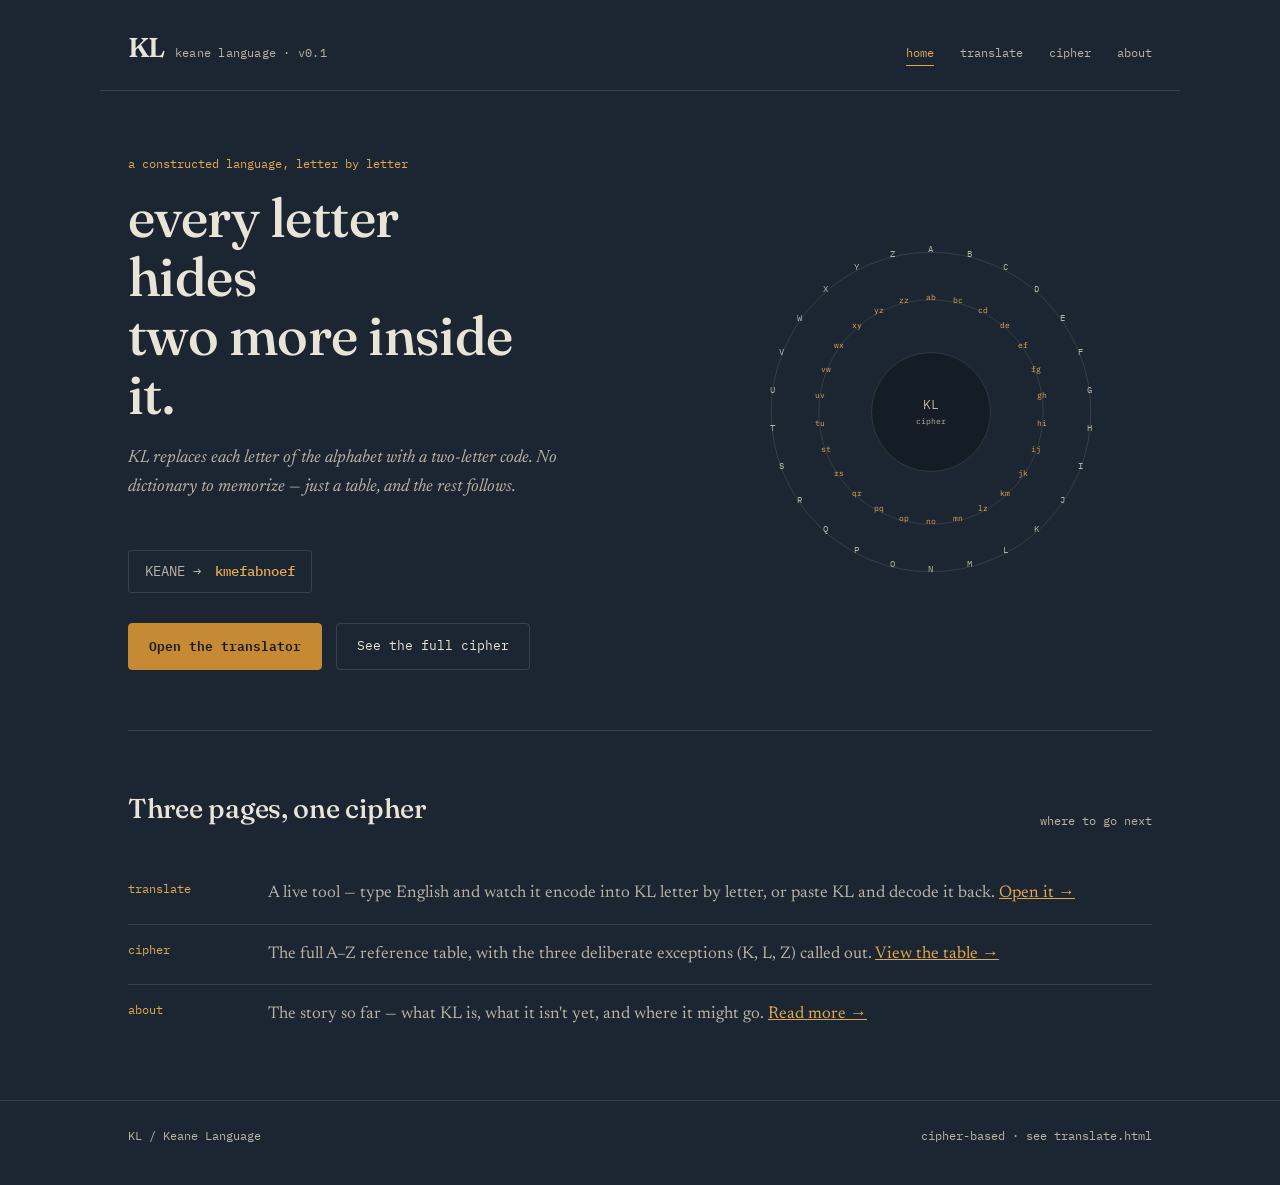
<file: index.html>
<!DOCTYPE html>
<html lang="en">
<head>
<meta charset="UTF-8">
<meta name="viewport" content="width=device-width, initial-scale=1.0">
<meta name="google-site-verification" content="egGU1e1I99E321g18AKGyNzBRKopWG6vO3Ym75qEC8I" /> 
<title>KL — Keane Language</title>
<link rel="preconnect" href="https://fonts.googleapis.com">
<link rel="preconnect" href="https://fonts.gstatic.com" crossorigin>
<link href="https://fonts.googleapis.com/css2?family=Fraunces:opsz,wght@9..144,300;9..144,500;9..144,600&family=Newsreader:ital,wght@0,400;0,500;1,400&family=IBM+Plex+Mono:wght@400;500;600&display=swap" rel="stylesheet">
<link rel="stylesheet" href="style.css">
</head>
<body>

<header>
  <div class="wrap headbar">
    <div class="wordmark">
      <span class="kl">KL</span>
      <span class="sub">keane language · v0.1</span>
    </div>
    <nav>
      <a href="index.html" class="current">home</a>
      <a href="translate.html">translate</a>
      <a href="cipher.html">cipher</a>
      <a href="about.html">about</a>
    </nav>
  </div>
</header>

<div class="wrap">
  <section class="hero no-border">
    <div>
      <span class="kicker">a constructed language, letter by letter</span>
      <h1>every letter hides<br>two more inside it.</h1>
      <p class="lede">KL replaces each letter of the alphabet with a two-letter code. No dictionary to memorize — just a table, and the rest follows.</p>
      <div class="name-example">
        <span>KEANE →</span> <b>kmefabnoef</b>
      </div>
      <div class="cta-row">
        <a class="btn primary" href="translate.html">Open the translator</a>
        <a class="btn" href="cipher.html">See the full cipher</a>
      </div>
    </div>
    <div class="wheel-holder">
      <svg class="wheel" viewBox="0 0 400 400" role="img" aria-label="Cipher wheel showing letters mapped to KL codes">
        <circle class="track" cx="200" cy="200" r="188"/>
        <circle class="track" cx="200" cy="200" r="132"/>
        <circle class="hub" cx="200" cy="200" r="70"/>
        <text x="200" y="196" text-anchor="middle" font-size="15" fill="var(--offwhite)" font-family="Fraunces, serif">KL</text>
        <text x="200" y="214" text-anchor="middle" font-size="9" fill="var(--offwhite-dim)">cipher</text>
        <g class="ring-outer"><g id="outerLetters"></g></g>
        <g id="innerCodes"></g>
      </svg>
    </div>
  </section>

  <section>
    <div class="section-head">
      <h2>Three pages, one cipher</h2>
      <span class="tag">where to go next</span>
    </div>
    <ul class="rule-list">
      <li>
        <div class="label">translate</div>
        <div class="body">A live tool — type English and watch it encode into KL letter by letter, or paste KL and decode it back. <a href="translate.html" style="color:var(--brass-bright);">Open it →</a></div>
      </li>
      <li>
        <div class="label">cipher</div>
        <div class="body">The full A–Z reference table, with the three deliberate exceptions (K, L, Z) called out. <a href="cipher.html" style="color:var(--brass-bright);">View the table →</a></div>
      </li>
      <li>
        <div class="label">about</div>
        <div class="body">The story so far — what KL is, what it isn't yet, and where it might go. <a href="about.html" style="color:var(--brass-bright);">Read more →</a></div>
      </li>
    </ul>
  </section>
</div>

<footer>
  <div class="wrap">
    <span>KL / Keane Language</span>
    <span>cipher-based · see translate.html</span>
  </div>
</footer>

<script src="cipher.js"></script>
<script>
  buildWheel(document.getElementById('outerLetters'), document.getElementById('innerCodes'));
</script>
</body>
</html>
</file>
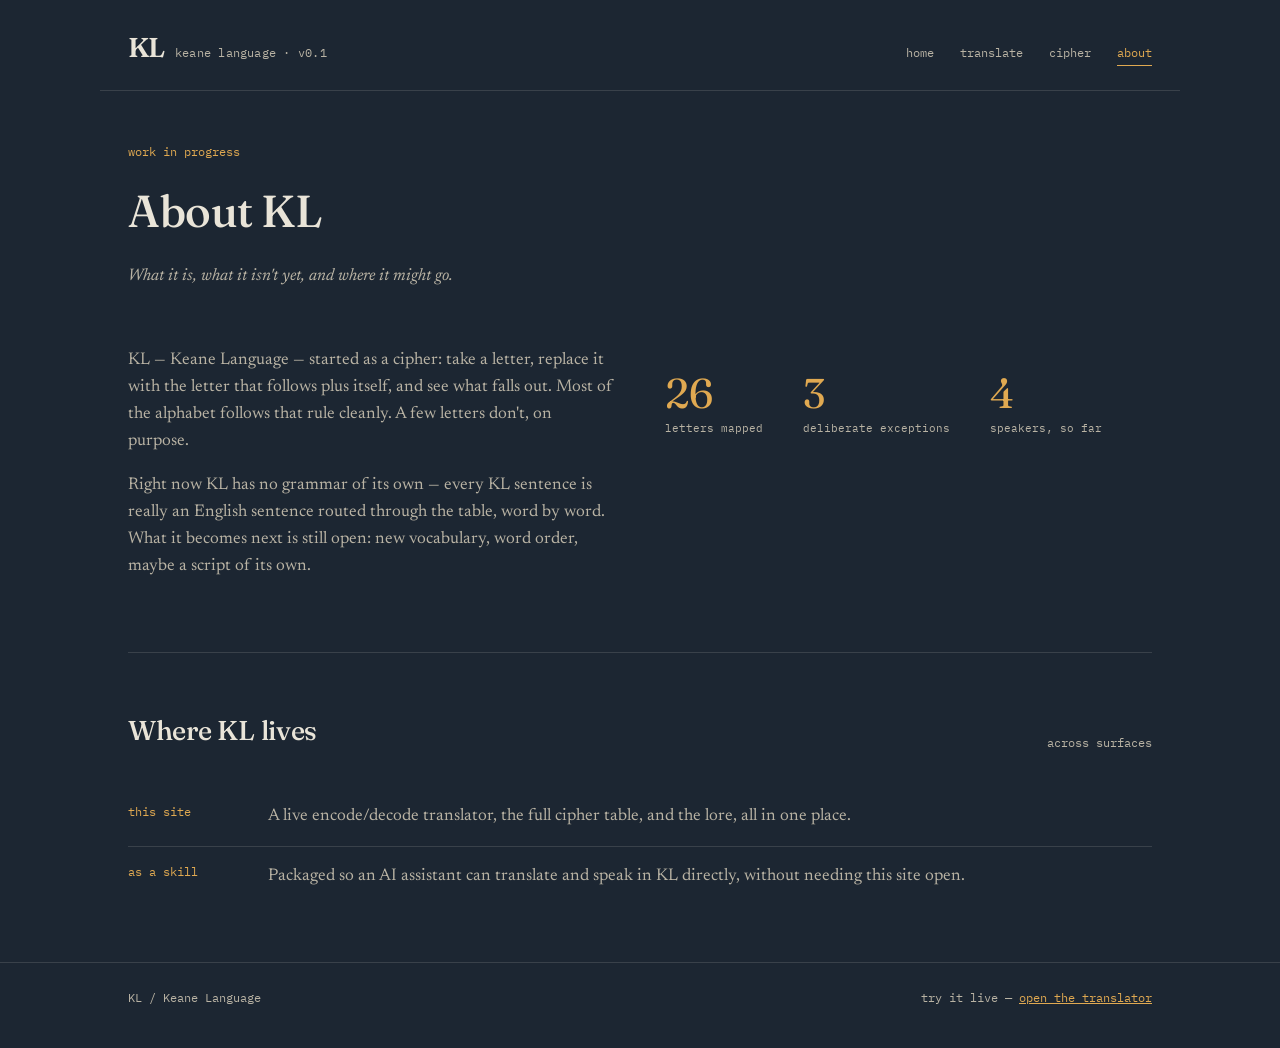
<file: about.html>
<!DOCTYPE html>
<html lang="en">
<head>
<meta charset="UTF-8">
<meta name="viewport" content="width=device-width, initial-scale=1.0">
<title>About — KL</title>
<link rel="preconnect" href="https://fonts.googleapis.com">
<link rel="preconnect" href="https://fonts.gstatic.com" crossorigin>
<link href="https://fonts.googleapis.com/css2?family=Fraunces:opsz,wght@9..144,300;9..144,500;9..144,600&family=Newsreader:ital,wght@0,400;0,500;1,400&family=IBM+Plex+Mono:wght@400;500;600&display=swap" rel="stylesheet">
<link rel="stylesheet" href="style.css">
</head>
<body>

<header>
  <div class="wrap headbar">
    <div class="wordmark">
      <span class="kl">KL</span>
      <span class="sub">keane language · v0.1</span>
    </div>
    <nav>
      <a href="index.html">home</a>
      <a href="translate.html">translate</a>
      <a href="cipher.html">cipher</a>
      <a href="about.html" class="current">about</a>
    </nav>
  </div>
</header>

<div class="wrap">
  <div class="page-head">
    <span class="kicker">work in progress</span>
    <h1>About KL</h1>
    <p class="lede">What it is, what it isn't yet, and where it might go.</p>
  </div>

  <section class="no-border" style="padding-top:0;">
    <div class="about">
      <div>
        <p>KL — Keane Language — started as a cipher: take a letter, replace it with the letter that follows plus itself, and see what falls out. Most of the alphabet follows that rule cleanly. A few letters don't, on purpose.</p>
        <p>Right now KL has no grammar of its own — every KL sentence is really an English sentence routed through the table, word by word. What it becomes next is still open: new vocabulary, word order, maybe a script of its own.</p>
      </div>
      <div>
        <div class="stat-row">
          <div>
            <div class="stat">26</div>
            <div class="stat-label">letters mapped</div>
          </div>
          <div>
            <div class="stat">3</div>
            <div class="stat-label">deliberate exceptions</div>
          </div>
          <div>
            <div class="stat">4</div>
            <div class="stat-label">speakers, so far</div>
          </div>
        </div>
      </div>
    </div>
  </section>

  <section>
    <div class="section-head">
      <h2>Where KL lives</h2>
      <span class="tag">across surfaces</span>
    </div>
    <ul class="rule-list">
      <li>
        <div class="label">this site</div>
        <div class="body">A live encode/decode translator, the full cipher table, and the lore, all in one place.</div>
      </li>
      <li>
        <div class="label">as a skill</div>
        <div class="body">Packaged so an AI assistant can translate and speak in KL directly, without needing this site open.</div>
      </li>
    </ul>
  </section>
</div>

<footer>
  <div class="wrap">
    <span>KL / Keane Language</span>
    <span>try it live — <a href="translate.html" style="color:var(--brass-bright);">open the translator</a></span>
  </div>
</footer>

</body>
</html>
</file>
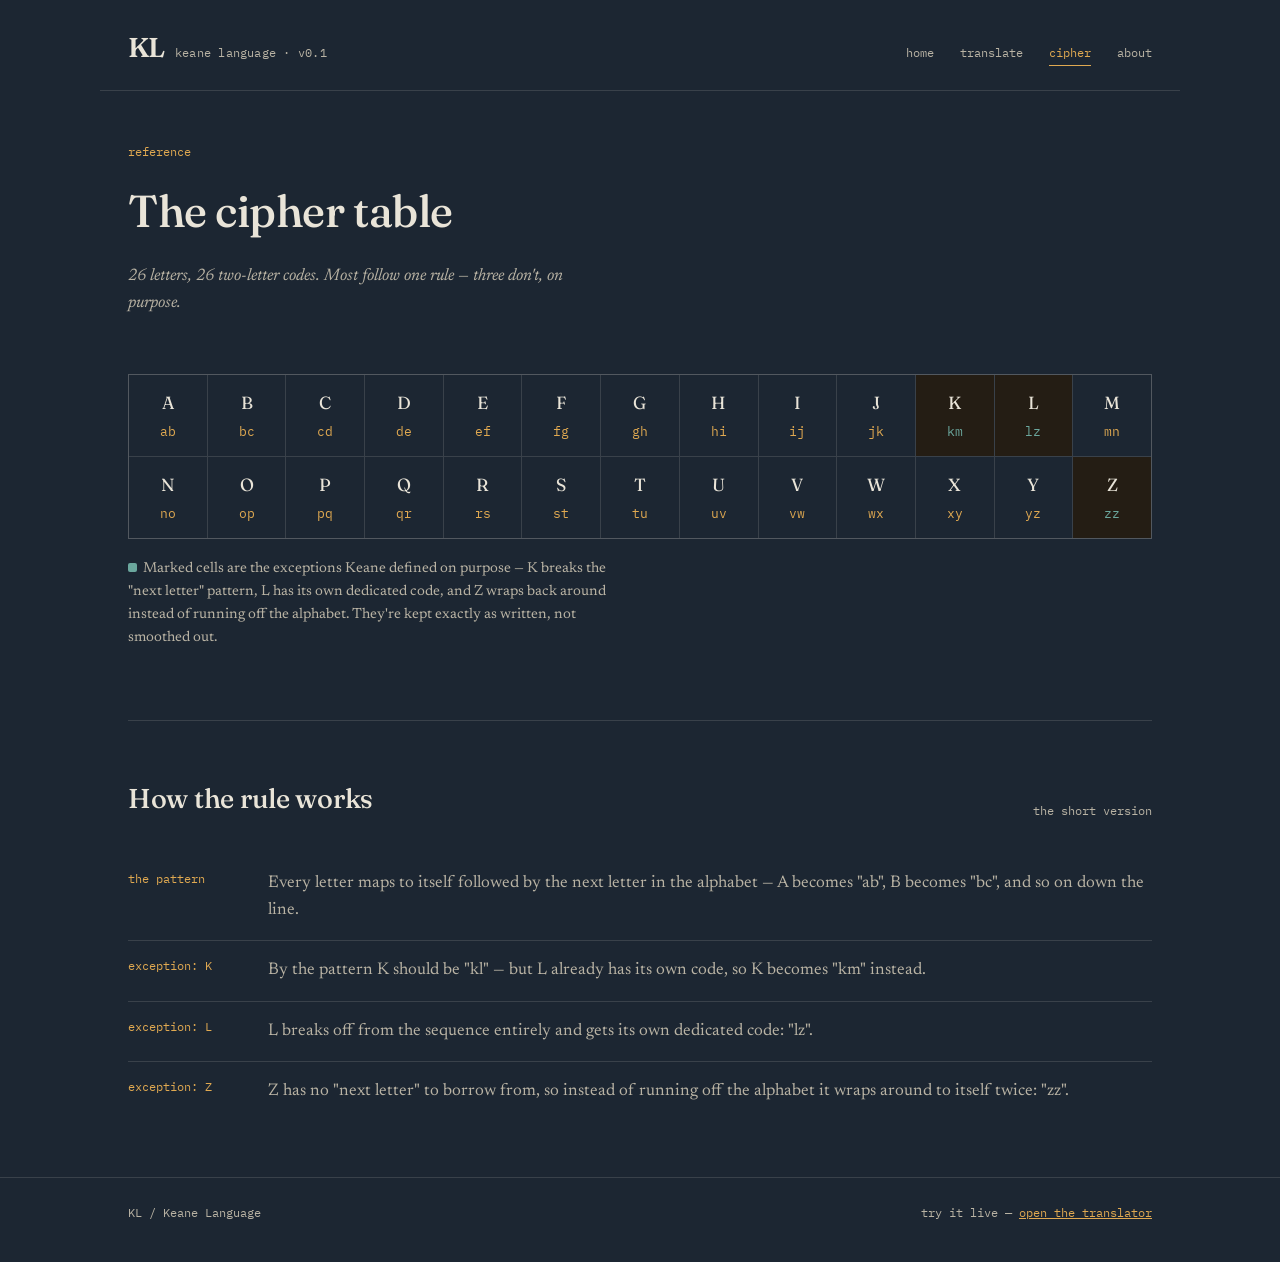
<file: cipher.html>
<!DOCTYPE html>
<html lang="en">
<head>
<meta charset="UTF-8">
<meta name="viewport" content="width=device-width, initial-scale=1.0">
<title>Cipher — KL</title>
<link rel="preconnect" href="https://fonts.googleapis.com">
<link rel="preconnect" href="https://fonts.gstatic.com" crossorigin>
<link href="https://fonts.googleapis.com/css2?family=Fraunces:opsz,wght@9..144,300;9..144,500;9..144,600&family=Newsreader:ital,wght@0,400;0,500;1,400&family=IBM+Plex+Mono:wght@400;500;600&display=swap" rel="stylesheet">
<link rel="stylesheet" href="style.css">
</head>
<body>

<header>
  <div class="wrap headbar">
    <div class="wordmark">
      <span class="kl">KL</span>
      <span class="sub">keane language · v0.1</span>
    </div>
    <nav>
      <a href="index.html">home</a>
      <a href="translate.html">translate</a>
      <a href="cipher.html" class="current">cipher</a>
      <a href="about.html">about</a>
    </nav>
  </div>
</header>

<div class="wrap">
  <div class="page-head">
    <span class="kicker">reference</span>
    <h1>The cipher table</h1>
    <p class="lede">26 letters, 26 two-letter codes. Most follow one rule — three don't, on purpose.</p>
  </div>

  <section class="no-border" style="padding-top:0;">
    <div class="cipher-grid" id="cipherGrid"></div>
    <p class="note"><span class="swatch"></span>Marked cells are the exceptions Keane defined on purpose — K breaks the "next letter" pattern, L has its own dedicated code, and Z wraps back around instead of running off the alphabet. They're kept exactly as written, not smoothed out.</p>
  </section>

  <section>
    <div class="section-head">
      <h2>How the rule works</h2>
      <span class="tag">the short version</span>
    </div>
    <ul class="rule-list">
      <li>
        <div class="label">the pattern</div>
        <div class="body">Every letter maps to itself followed by the next letter in the alphabet — A becomes "ab", B becomes "bc", and so on down the line.</div>
      </li>
      <li>
        <div class="label">exception: K</div>
        <div class="body">By the pattern K should be "kl" — but L already has its own code, so K becomes "km" instead.</div>
      </li>
      <li>
        <div class="label">exception: L</div>
        <div class="body">L breaks off from the sequence entirely and gets its own dedicated code: "lz".</div>
      </li>
      <li>
        <div class="label">exception: Z</div>
        <div class="body">Z has no "next letter" to borrow from, so instead of running off the alphabet it wraps around to itself twice: "zz".</div>
      </li>
    </ul>
  </section>
</div>

<footer>
  <div class="wrap">
    <span>KL / Keane Language</span>
    <span>try it live — <a href="translate.html" style="color:var(--brass-bright);">open the translator</a></span>
  </div>
</footer>

<script src="cipher.js"></script>
<script>
  buildCipherGrid(document.getElementById('cipherGrid'));
</script>
</body>
</html>
</file>
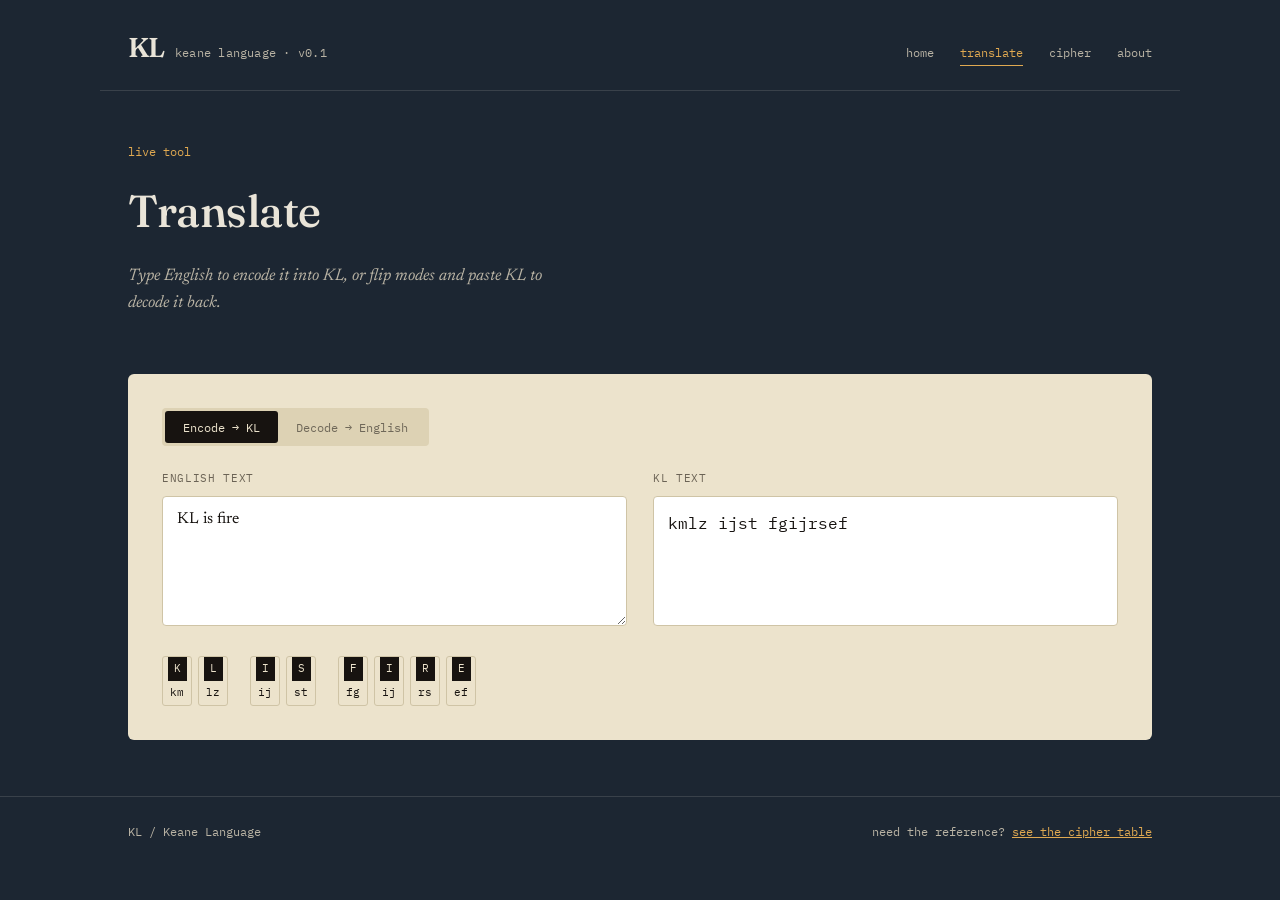
<file: translate.html>
<!DOCTYPE html>
<html lang="en">
<head>
<meta charset="UTF-8">
<meta name="viewport" content="width=device-width, initial-scale=1.0">
<title>Translate — KL</title>
<link rel="preconnect" href="https://fonts.googleapis.com">
<link rel="preconnect" href="https://fonts.gstatic.com" crossorigin>
<link href="https://fonts.googleapis.com/css2?family=Fraunces:opsz,wght@9..144,300;9..144,500;9..144,600&family=Newsreader:ital,wght@0,400;0,500;1,400&family=IBM+Plex+Mono:wght@400;500;600&display=swap" rel="stylesheet">
<link rel="stylesheet" href="style.css">
</head>
<body>

<header>
  <div class="wrap headbar">
    <div class="wordmark">
      <span class="kl">KL</span>
      <span class="sub">keane language · v0.1</span>
    </div>
    <nav>
      <a href="index.html">home</a>
      <a href="translate.html" class="current">translate</a>
      <a href="cipher.html">cipher</a>
      <a href="about.html">about</a>
    </nav>
  </div>
</header>

<div class="wrap">
  <div class="page-head">
    <span class="kicker">live tool</span>
    <h1>Translate</h1>
    <p class="lede">Type English to encode it into KL, or flip modes and paste KL to decode it back.</p>
  </div>

  <section class="no-border" style="padding-top:0;">
    <div class="translator">
      <div class="mode-toggle">
        <button id="btn-encode" class="active">Encode → KL</button>
        <button id="btn-decode">Decode → English</button>
      </div>

      <div class="grid-io">
        <div class="io-col">
          <label id="input-label">English text</label>
          <textarea id="input" placeholder="Type something...">KL is fire</textarea>
        </div>
        <div class="io-col">
          <label id="output-label">KL text</label>
          <div class="output-panel" id="output"></div>
        </div>
      </div>

      <div class="chips" id="chips"></div>
    </div>
  </section>
</div>

<footer>
  <div class="wrap">
    <span>KL / Keane Language</span>
    <span>need the reference? <a href="cipher.html" style="color:var(--brass-bright);">see the cipher table</a></span>
  </div>
</footer>

<script src="cipher.js"></script>
<script>
  const input = document.getElementById('input');
  const output = document.getElementById('output');
  const chipsBox = document.getElementById('chips');
  const inputLabel = document.getElementById('input-label');
  const outputLabel = document.getElementById('output-label');
  const btnEncode = document.getElementById('btn-encode');
  const btnDecode = document.getElementById('btn-decode');
  let mode = 'encode';

  function render(){
    const text = input.value;
    if (!text.trim()){
      output.textContent = mode === 'encode' ? 'kl output appears here' : 'english output appears here';
      output.classList.add('empty');
      chipsBox.innerHTML = '';
      return;
    }
    output.classList.remove('empty');
    const { result, chips } = mode === 'encode' ? klEncode(text) : klDecode(text);
    output.textContent = result;
    renderChips(chipsBox, chips);
  }

  function setMode(newMode){
    mode = newMode;
    if (mode === 'encode'){
      btnEncode.classList.add('active');
      btnDecode.classList.remove('active');
      inputLabel.textContent = 'English text';
      outputLabel.textContent = 'KL text';
      input.value = 'KL is fire';
    } else {
      btnDecode.classList.add('active');
      btnEncode.classList.remove('active');
      inputLabel.textContent = 'KL text';
      outputLabel.textContent = 'English text';
      input.value = 'kmlz ijst fgijrsef';
    }
    render();
  }

  btnEncode.addEventListener('click', () => setMode('encode'));
  btnDecode.addEventListener('click', () => setMode('decode'));
  input.addEventListener('input', render);
  render();
</script>
</body>
</html>
</file>
<file: style.css>
:root{
  --navy: #1C2632;
  --navy-deep: #141C26;
  --parchment: #ECE3CC;
  --parchment-dim: #DDD2B4;
  --ink: #171310;
  --offwhite: #E9E4D8;
  --offwhite-dim: #B9B3A4;
  --brass: #C68A34;
  --brass-bright: #E0A951;
  --teal: #4B8078;
  --teal-bright: #6BA79D;
  --rule: rgba(233,228,216,0.14);
}

*{box-sizing:border-box;}
html{scroll-behavior:smooth;}
body{
  margin:0;
  background:var(--navy);
  color:var(--offwhite);
  font-family:'Newsreader', serif;
  font-size:17px;
  line-height:1.6;
}
h1,h2,h3, .display{
  font-family:'Fraunces', serif;
  font-weight:500;
  letter-spacing:-0.01em;
  margin:0;
}
.mono{ font-family:'IBM Plex Mono', monospace; }
a{color:inherit;}
.wrap{
  max-width:1080px;
  margin:0 auto;
  padding:0 28px;
}

/* ---------- HEADER ---------- */
header{ padding:26px 0 0 0; }
.headbar{
  display:flex;
  align-items:baseline;
  justify-content:space-between;
  padding-bottom:20px;
  border-bottom:1px solid var(--rule);
  flex-wrap:wrap;
  gap:14px;
}
.wordmark{ display:flex; align-items:baseline; gap:10px; }
.wordmark .kl{
  font-family:'Fraunces', serif;
  font-size:1.7rem;
  font-weight:600;
  letter-spacing:-0.02em;
}
.wordmark .sub{
  font-family:'IBM Plex Mono', monospace;
  font-size:0.72rem;
  color:var(--offwhite-dim);
  letter-spacing:0.02em;
}
nav{
  display:flex;
  gap:26px;
  font-family:'IBM Plex Mono', monospace;
  font-size:0.78rem;
}
nav a{
  text-decoration:none;
  color:var(--offwhite-dim);
  border-bottom:1px solid transparent;
  padding-bottom:2px;
  transition:color .15s ease, border-color .15s ease;
}
nav a:hover, nav a.current{ color:var(--brass-bright); border-color:var(--brass-bright); }

/* ---------- PAGE HEAD (non-home pages) ---------- */
.page-head{
  padding:52px 0 40px 0;
}
.page-head .kicker{
  font-family:'IBM Plex Mono', monospace;
  font-size:0.74rem;
  color:var(--brass-bright);
  display:block;
  margin-bottom:14px;
}
.page-head h1{
  font-size:clamp(2rem, 3.6vw, 2.8rem);
  max-width:16ch;
}
.page-head p.lede{
  font-family:'Newsreader', serif;
  font-style:italic;
  font-size:1.05rem;
  color:var(--offwhite-dim);
  max-width:50ch;
  margin-top:16px;
}

/* ---------- HERO (home only) ---------- */
.hero{
  display:grid;
  grid-template-columns:1.1fr 0.9fr;
  gap:40px;
  align-items:center;
  padding:64px 0 60px 0;
}
.hero h1{
  font-size:clamp(2.3rem, 4.4vw, 3.4rem);
  line-height:1.08;
  max-width:11.5ch;
}
.hero p.lede{
  font-family:'Newsreader', serif;
  font-style:italic;
  font-size:1.12rem;
  color:var(--offwhite-dim);
  max-width:46ch;
  margin-top:20px;
}
.hero .kicker{
  font-family:'IBM Plex Mono', monospace;
  font-size:0.74rem;
  color:var(--brass-bright);
  margin-bottom:16px;
  display:block;
}
.name-example{
  margin-top:30px;
  display:inline-flex;
  align-items:center;
  gap:14px;
  font-family:'IBM Plex Mono', monospace;
  font-size:0.85rem;
  color:var(--offwhite-dim);
  border:1px solid var(--rule);
  padding:10px 16px;
  border-radius:3px;
}
.name-example b{ color:var(--brass-bright); font-weight:500; }

.cta-row{ display:flex; gap:14px; margin-top:30px; flex-wrap:wrap; }
.btn{
  display:inline-block;
  font-family:'IBM Plex Mono', monospace;
  font-size:0.8rem;
  text-decoration:none;
  padding:12px 20px;
  border-radius:4px;
  border:1px solid var(--rule);
  color:var(--offwhite);
  transition:border-color .15s ease, color .15s ease;
}
.btn.primary{
  background:var(--brass);
  border-color:var(--brass);
  color:var(--navy-deep);
  font-weight:600;
}
.btn.primary:hover{ background:var(--brass-bright); border-color:var(--brass-bright); }
.btn:not(.primary):hover{ border-color:var(--offwhite-dim); color:var(--brass-bright); }

/* wheel */
.wheel-holder{ display:flex; justify-content:center; }
.wheel{ width:min(100%, 340px); height:auto; }
.wheel .ring-outer{ transform-origin:200px 200px; animation:spin 90s linear infinite; }
@media (prefers-reduced-motion: reduce){ .wheel .ring-outer{ animation:none; } }
@keyframes spin{ to{ transform:rotate(360deg); } }
.wheel text{ font-family:'IBM Plex Mono', monospace; fill:var(--offwhite-dim); }
.wheel .code-text{ fill:var(--brass-bright); }
.wheel circle.hub{ fill:var(--navy-deep); stroke:var(--rule); }
.wheel circle.track{ fill:none; stroke:var(--rule); }

/* ---------- SECTION SHELL ---------- */
section{ padding:56px 0; border-top:1px solid var(--rule); }
section.no-border{ border-top:none; }
.section-head{
  display:flex;
  justify-content:space-between;
  align-items:flex-end;
  gap:20px;
  margin-bottom:34px;
  flex-wrap:wrap;
}
.section-head h2{ font-size:1.7rem; }
.section-head .tag{
  font-family:'IBM Plex Mono', monospace;
  font-size:0.72rem;
  color:var(--offwhite-dim);
}

/* ---------- TRANSLATOR ---------- */
.translator{
  background:var(--parchment);
  color:var(--ink);
  border-radius:6px;
  padding:34px;
}
.mode-toggle{
  display:inline-flex;
  background:var(--parchment-dim);
  border-radius:4px;
  padding:3px;
  margin-bottom:24px;
  font-family:'IBM Plex Mono', monospace;
  font-size:0.78rem;
}
.mode-toggle button{
  border:none;
  background:transparent;
  padding:8px 18px;
  border-radius:3px;
  cursor:pointer;
  color:var(--ink);
  opacity:0.55;
  font-family:inherit;
  font-size:inherit;
}
.mode-toggle button.active{ background:var(--ink); color:var(--parchment); opacity:1; }
.grid-io{ display:grid; grid-template-columns:1fr 1fr; gap:26px; }
@media (max-width:760px){
  .grid-io{ grid-template-columns:1fr; }
  .hero{ grid-template-columns:1fr; }
  .hero .wheel-holder{ order:-1; }
  .about{ grid-template-columns:1fr; }
}
.io-col label{
  display:block;
  font-family:'IBM Plex Mono', monospace;
  font-size:0.7rem;
  text-transform:uppercase;
  letter-spacing:0.06em;
  color:#6b6355;
  margin-bottom:8px;
}
textarea{
  width:100%;
  min-height:130px;
  resize:vertical;
  background:#fff;
  border:1px solid #cfc4a6;
  border-radius:4px;
  padding:14px;
  font-family:'Newsreader', serif;
  font-size:1rem;
  color:var(--ink);
}
textarea:focus{ outline:2px solid var(--brass); outline-offset:1px; }
.output-panel{
  min-height:130px;
  background:#fff;
  border:1px solid #cfc4a6;
  border-radius:4px;
  padding:14px;
  font-family:'IBM Plex Mono', monospace;
  font-size:1rem;
  word-break:break-word;
}
.output-panel.empty{ color:#a89d84; font-family:'Newsreader', serif; font-style:italic; }
.chips{ margin-top:20px; display:flex; flex-wrap:wrap; gap:6px; }
.chip{
  display:flex;
  flex-direction:column;
  align-items:center;
  border:1px solid #cfc4a6;
  border-radius:3px;
  overflow:hidden;
  font-family:'IBM Plex Mono', monospace;
  font-size:0.7rem;
  min-width:30px;
}
.chip .l{ background:var(--ink); color:var(--parchment); padding:3px 6px; }
.chip .c{ padding:3px 6px; color:var(--ink); }
.chip.space{ border-color:transparent; min-width:10px; }
.chip.flag{ border-color:#b34b3a; }
.chip.flag .l{ background:#b34b3a; }

/* ---------- CIPHER TABLE ---------- */
.cipher-grid{
  display:grid;
  grid-template-columns:repeat(auto-fill, minmax(74px, 1fr));
  gap:1px;
  background:var(--rule);
  border:1px solid var(--rule);
}
.cell{ background:var(--navy); padding:14px 6px; text-align:center; }
.cell .letter{ font-family:'Fraunces', serif; font-size:1.1rem; color:var(--offwhite); }
.cell .code{ font-family:'IBM Plex Mono', monospace; font-size:0.82rem; color:var(--brass-bright); margin-top:4px; }
.cell.exception{ background:#241D14; }
.cell.exception .code{ color:var(--teal-bright); }
.note{ margin-top:18px; font-size:0.9rem; color:var(--offwhite-dim); max-width:62ch; }
.note .swatch{ display:inline-block; width:9px; height:9px; border-radius:2px; background:var(--teal-bright); margin-right:6px; }

/* ---------- ABOUT ---------- */
.about{ display:grid; grid-template-columns:1fr 1fr; gap:50px; }
.about p{ margin:0 0 16px 0; color:var(--offwhite-dim); }
.about .stat{ font-family:'Fraunces', serif; font-size:2.6rem; color:var(--brass-bright); line-height:1; }
.about .stat-label{ font-family:'IBM Plex Mono', monospace; font-size:0.7rem; color:var(--offwhite-dim); margin-top:6px; }
.stat-row{ display:flex; gap:40px; margin-top:26px; flex-wrap:wrap; }

.rule-list{ margin:0; padding:0; list-style:none; }
.rule-list li{
  padding:16px 0;
  border-top:1px solid var(--rule);
  display:grid;
  grid-template-columns:120px 1fr;
  gap:20px;
}
.rule-list li:first-child{ border-top:none; }
.rule-list .label{ font-family:'IBM Plex Mono', monospace; font-size:0.74rem; color:var(--brass-bright); }
.rule-list .body{ color:var(--offwhite-dim); }

footer{
  border-top:1px solid var(--rule);
  padding:26px 0 40px 0;
  font-family:'IBM Plex Mono', monospace;
  font-size:0.72rem;
  color:var(--offwhite-dim);
}
footer .wrap{ display:flex; justify-content:space-between; flex-wrap:wrap; gap:8px; }
</file>
